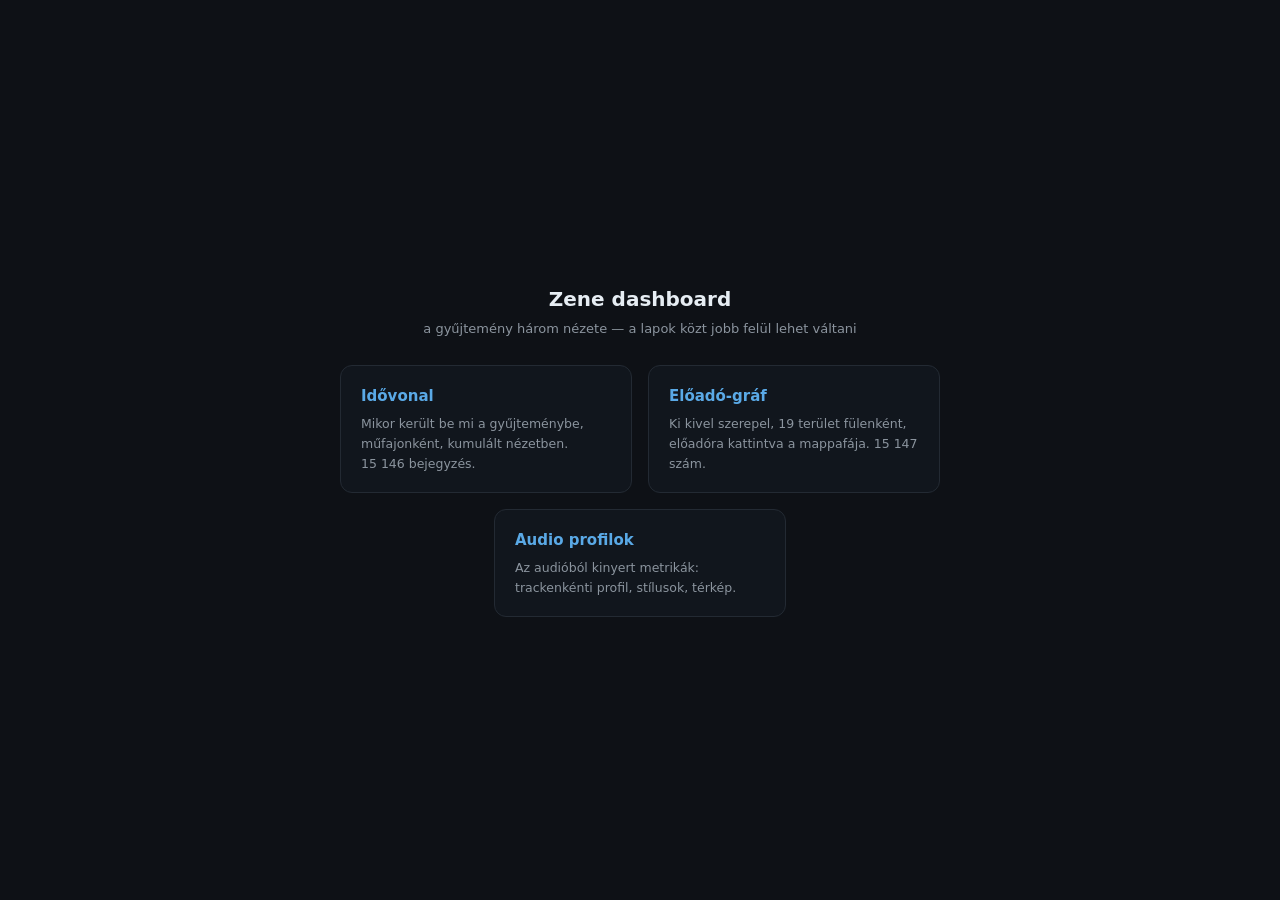
<file: index.html>
<!doctype html>
<html lang="hu"><head><meta charset="utf-8"><title>Zene dashboard</title>
<style>
body{margin:0;background:#0e1116;color:#e6edf3;font:14px/1.6 ui-sans-serif,system-ui,Segoe UI,sans-serif;
 display:flex;flex-direction:column;align-items:center;justify-content:center;min-height:100vh}
h1{font-size:20px;font-weight:600;margin:0 0 4px}
.sub{color:#8b949e;font-size:13px;margin-bottom:26px}
.wrap{display:flex;gap:16px;flex-wrap:wrap;justify-content:center;max-width:900px}
.card{display:block;width:250px;padding:18px 20px;border:1px solid #232a33;border-radius:12px;
 text-decoration:none;color:inherit;background:#11161d;transition:border-color .15s}
.card:hover{border-color:#5aa9e6}
.card h2{font-size:15px;margin:0 0 6px;color:#5aa9e6}
.card p{margin:0;color:#8b949e;font-size:12.5px}
</style></head><body>
<h1>Zene dashboard</h1>
<div class="sub">a gyűjtemény három nézete — a lapok közt jobb felül lehet váltani</div>
<div class="wrap"><a class="card" href="timeline/index.html"><h2>Idővonal</h2><p>Mikor került be mi a gyűjteménybe, műfajonként, kumulált nézetben. 15 146 bejegyzés.</p></a><a class="card" href="graph/index.html"><h2>Előadó-gráf</h2><p>Ki kivel szerepel, 19 terület fülenként, előadóra kattintva a mappafája. 15 147 szám.</p></a><a class="card" href="audio/index.html"><h2>Audio profilok</h2><p>Az audióból kinyert metrikák: trackenkénti profil, stílusok, térkép.</p></a></div>
</body></html>
</file>
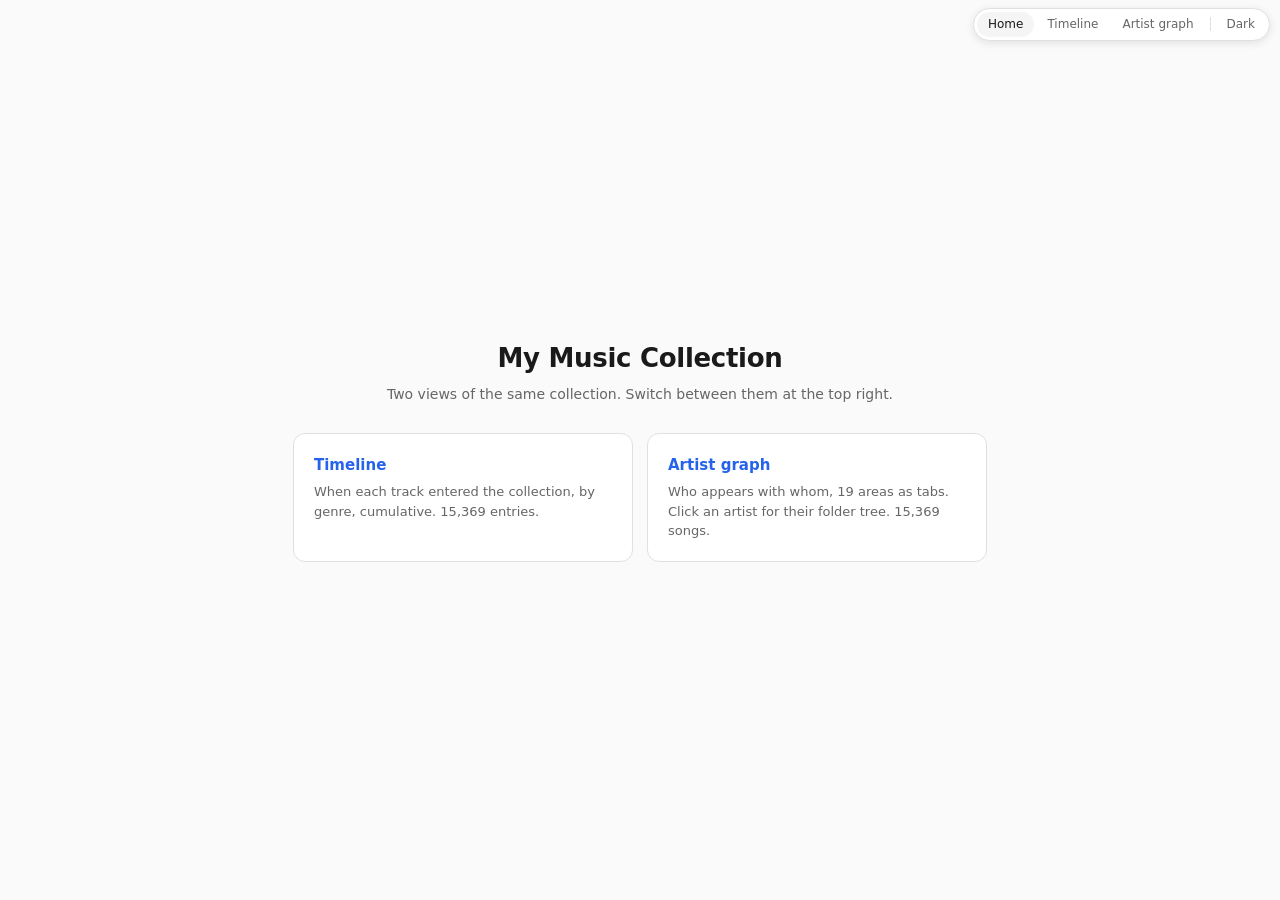
<file: docs/index.html>
<!doctype html>
<html lang="en"><head><meta charset="utf-8">
<meta name="viewport" content="width=device-width, initial-scale=1">
<title>My Music Collection</title>
<link rel="stylesheet" href="theme.css">
<script src="theme.js"></script>
<style>
* { box-sizing: border-box; }
body { margin: 0; min-height: 100vh; display: flex; flex-direction: column; align-items: center;
  justify-content: center; padding: 32px 24px; }
h1 { font-size: 26px; font-weight: 700; letter-spacing: -.3px; margin: 0 0 6px; text-align: center; }
.sub { color: var(--muted); font-size: 14px; margin: 0 0 28px; text-align: center; }
.wrap { display: flex; gap: 14px; flex-wrap: wrap; justify-content: center; max-width: 760px; }
.card { display: block; width: 340px; max-width: 100%; padding: 20px; background: var(--card);
  border: 1px solid var(--border); border-radius: 12px; text-decoration: none; color: inherit;
  transition: border-color .15s; }
.card:hover { border-color: var(--accent); }
.card h2 { font-size: 15px; font-weight: 600; margin: 0 0 6px; color: var(--accent); }
.card p { margin: 0; color: var(--muted); font-size: 13px; }
</style></head><body>
<h1>My Music Collection</h1>
<div class="sub">Two views of the same collection. Switch between them at the top right.</div>
<div class="wrap"><a class="card" href="timeline/index.html"><h2>Timeline</h2><p>When each track entered the collection, by genre, cumulative. 15,369 entries.</p></a><a class="card" href="graph/index.html"><h2>Artist graph</h2><p>Who appears with whom, 19 areas as tabs. Click an artist for their folder tree. 15,369 songs.</p></a></div>

<!-- zene_dashboard: shared nav. position:fixed so the page's own layout is untouched. -->
<div id="zdnav"><a href="index.html" class="here">Home</a><a href="timeline/index.html">Timeline</a><a href="graph/index.html">Artist graph</a><span class="sep"></span><button type="button" id="zdtheme" title="Switch light / dark"></button></div>
<script>
(function () {
  var b = document.getElementById('zdtheme');
  function label() { b.textContent = zeneTheme.current() === 'dark' ? 'Light' : 'Dark'; }
  b.addEventListener('click', function () { zeneTheme.toggle(); });
  window.addEventListener('zene-theme', label);
  label();
})();
</script>
</body></html>
</file>
<file: docs/theme.css>
/* Shared look of the landing page, the timeline and the artist graph.
   One set of tokens, light by default, dark when the viewer's system asks for it or when
   `data-theme="dark"` is set by theme.js (the toggle in the nav stores the choice). */
:root {
  --bg: #fafafa; --card: #ffffff; --border: #e0e0e0; --text: #1a1a1a; --muted: #666666;
  --faint: #b5b5b5; --accent: #2563eb; --accent-light: #dbeafe; --hover: #f5f5f5;
  --head-bg: #f8f9fa; --line: #f0f0f0; --map-bg: #f8fafc; --map-land: #e8ecf0; --map-edge: #cbd5e1;
  --shadow: 0 2px 8px rgba(0,0,0,.10); --scrim: rgba(0,0,0,.45); color-scheme: light;
}
@media (prefers-color-scheme: dark) {
  :root:not([data-theme="light"]) {
    --bg: #0e1116; --card: #151a21; --border: #262d36; --text: #e6edf3; --muted: #8b949e;
    --faint: #4a525c; --accent: #5aa9e6; --accent-light: #1b2b3d; --hover: #1b222b;
    --head-bg: #1a2029; --line: #1f262e; --map-bg: #11161d; --map-land: #1f2730; --map-edge: #34404d;
    --shadow: 0 2px 10px rgba(0,0,0,.5); --scrim: rgba(0,0,0,.7); color-scheme: dark;
  }
}
:root[data-theme="dark"] {
  --bg: #0e1116; --card: #151a21; --border: #262d36; --text: #e6edf3; --muted: #8b949e;
  --faint: #4a525c; --accent: #5aa9e6; --accent-light: #1b2b3d; --hover: #1b222b;
  --head-bg: #1a2029; --line: #1f262e; --map-bg: #11161d; --map-land: #1f2730; --map-edge: #34404d;
  --shadow: 0 2px 10px rgba(0,0,0,.5); --scrim: rgba(0,0,0,.7); color-scheme: dark;
}

/* Same page frame everywhere. */
body { background: var(--bg); color: var(--text);
  font-family: -apple-system, BlinkMacSystemFont, 'Segoe UI', system-ui, sans-serif; line-height: 1.5; }
.zd-page { max-width: 1440px; margin: 0 auto; padding: 32px 24px; }
.zd-page h1 { font-size: 26px; font-weight: 700; margin: 0 0 6px; letter-spacing: -.3px; }
.zd-page .zd-sub { color: var(--muted); font-size: 14px; margin: 0 0 28px; }

/* Nav pill, injected by dashboard/build.py. position:fixed so it never moves the page's own layout. */
#zdnav { position: fixed; top: 8px; right: 10px; z-index: 2147483000; display: flex; gap: 2px;
  align-items: center; background: var(--card); border: 1px solid var(--border); border-radius: 999px;
  padding: 3px; font: 12px/1.4 -apple-system, BlinkMacSystemFont, 'Segoe UI', system-ui, sans-serif;
  box-shadow: var(--shadow); }
#zdnav a, #zdnav button { color: var(--muted); text-decoration: none; padding: 4px 11px;
  border-radius: 999px; border: 0; background: transparent; font: inherit; cursor: pointer; }
#zdnav a:hover, #zdnav button:hover { color: var(--text); }
#zdnav a.here { color: var(--text); background: var(--hover); }
#zdnav .sep { width: 1px; height: 14px; background: var(--border); margin: 0 3px; }
</file>
